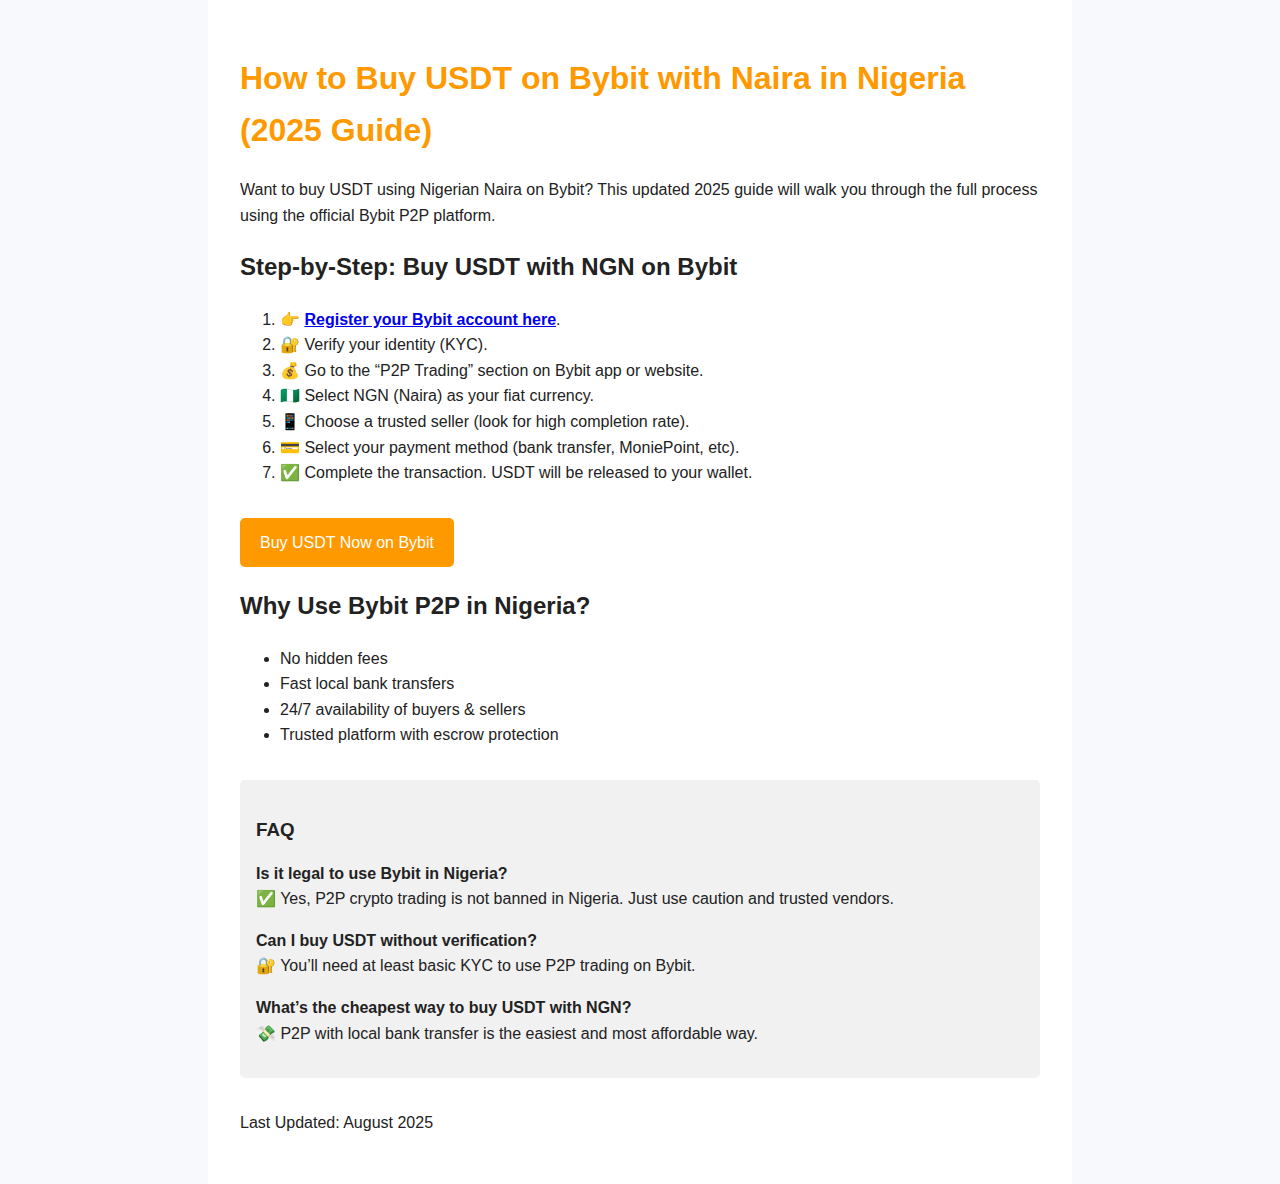
<file: index.html>
<!DOCTYPE html>
<html lang="en">
<head>
  <meta name="google-site-verification" content="nKTyWsGtk8qClTA76a4C5BNIJAf3w4aON7pgetA38ik" />
    <meta charset="UTF-8">
    <title>How to Buy USDT on Bybit with Naira in Nigeria (2025 Guide)</title>
    <meta name="description" content="Step-by-step guide on how to buy USDT using Naira on Bybit in Nigeria. Learn to use Bybit P2P safely and easily in 2025.">
    <meta name="viewport" content="width=device-width, initial-scale=1.0">
    <meta property="og:title" content="How to Buy USDT on Bybit with Naira in Nigeria (2025)">
    <meta property="og:description" content="Step-by-step guide to buying USDT with Naira on Bybit in Nigeria. Updated for 2025.">
    <meta property="og:type" content="website">
    <meta property="og:url" content="https://partner.bybit.com/b/adidas">
    <meta property="og:image" content="https://cryptologos.cc/logos/bybit-bybit-logo.png">
    <style>
        body {
            font-family: Arial, sans-serif;
            margin: 0;
            padding: 0;
            line-height: 1.6;
            background: #f7f9fc;
            color: #222;
        }
        .container {
            max-width: 800px;
            margin: auto;
            padding: 2rem;
            background: #fff;
        }
        h1 {
            color: #ff9900;
        }
        a.button {
            display: inline-block;
            background: #ff9900;
            color: white;
            padding: 0.75rem 1.25rem;
            text-decoration: none;
            border-radius: 5px;
            margin-top: 1rem;
        }
        .faq {
            margin-top: 2rem;
            background: #f1f1f1;
            padding: 1rem;
            border-radius: 5px;
        }
        .faq h3 {
            margin-bottom: 0.5rem;
        }
    </style>
</head>
<body>
    <div class="container">
        <h1>How to Buy USDT on Bybit with Naira in Nigeria (2025 Guide)</h1>
        <p>Want to buy USDT using Nigerian Naira on Bybit? This updated 2025 guide will walk you through the full process using the official Bybit P2P platform.</p>

        <h2>Step-by-Step: Buy USDT with NGN on Bybit</h2>
        <ol>
            <li>👉 <strong><a href="https://partner.bybit.com/b/adidas" target="_blank">Register your Bybit account here</a></strong>.</li>
            <li>🔐 Verify your identity (KYC).</li>
            <li>💰 Go to the “P2P Trading” section on Bybit app or website.</li>
            <li>🇳🇬 Select NGN (Naira) as your fiat currency.</li>
            <li>📱 Choose a trusted seller (look for high completion rate).</li>
            <li>💳 Select your payment method (bank transfer, MoniePoint, etc).</li>
            <li>✅ Complete the transaction. USDT will be released to your wallet.</li>
        </ol>

        <a href="https://partner.bybit.com/b/adidas" target="_blank" class="button">Buy USDT Now on Bybit</a>

        <h2>Why Use Bybit P2P in Nigeria?</h2>
        <ul>
            <li>No hidden fees</li>
            <li>Fast local bank transfers</li>
            <li>24/7 availability of buyers & sellers</li>
            <li>Trusted platform with escrow protection</li>
        </ul>

        <div class="faq">
            <h3>FAQ</h3>
            <p><strong>Is it legal to use Bybit in Nigeria?</strong><br>✅ Yes, P2P crypto trading is not banned in Nigeria. Just use caution and trusted vendors.</p>

            <p><strong>Can I buy USDT without verification?</strong><br>🔐 You’ll need at least basic KYC to use P2P trading on Bybit.</p>

            <p><strong>What’s the cheapest way to buy USDT with NGN?</strong><br>💸 P2P with local bank transfer is the easiest and most affordable way.</p>
        </div>

        <p style="margin-top:2rem;">Last Updated: August 2025</p>
    </div>
</body>
</html>
</file>
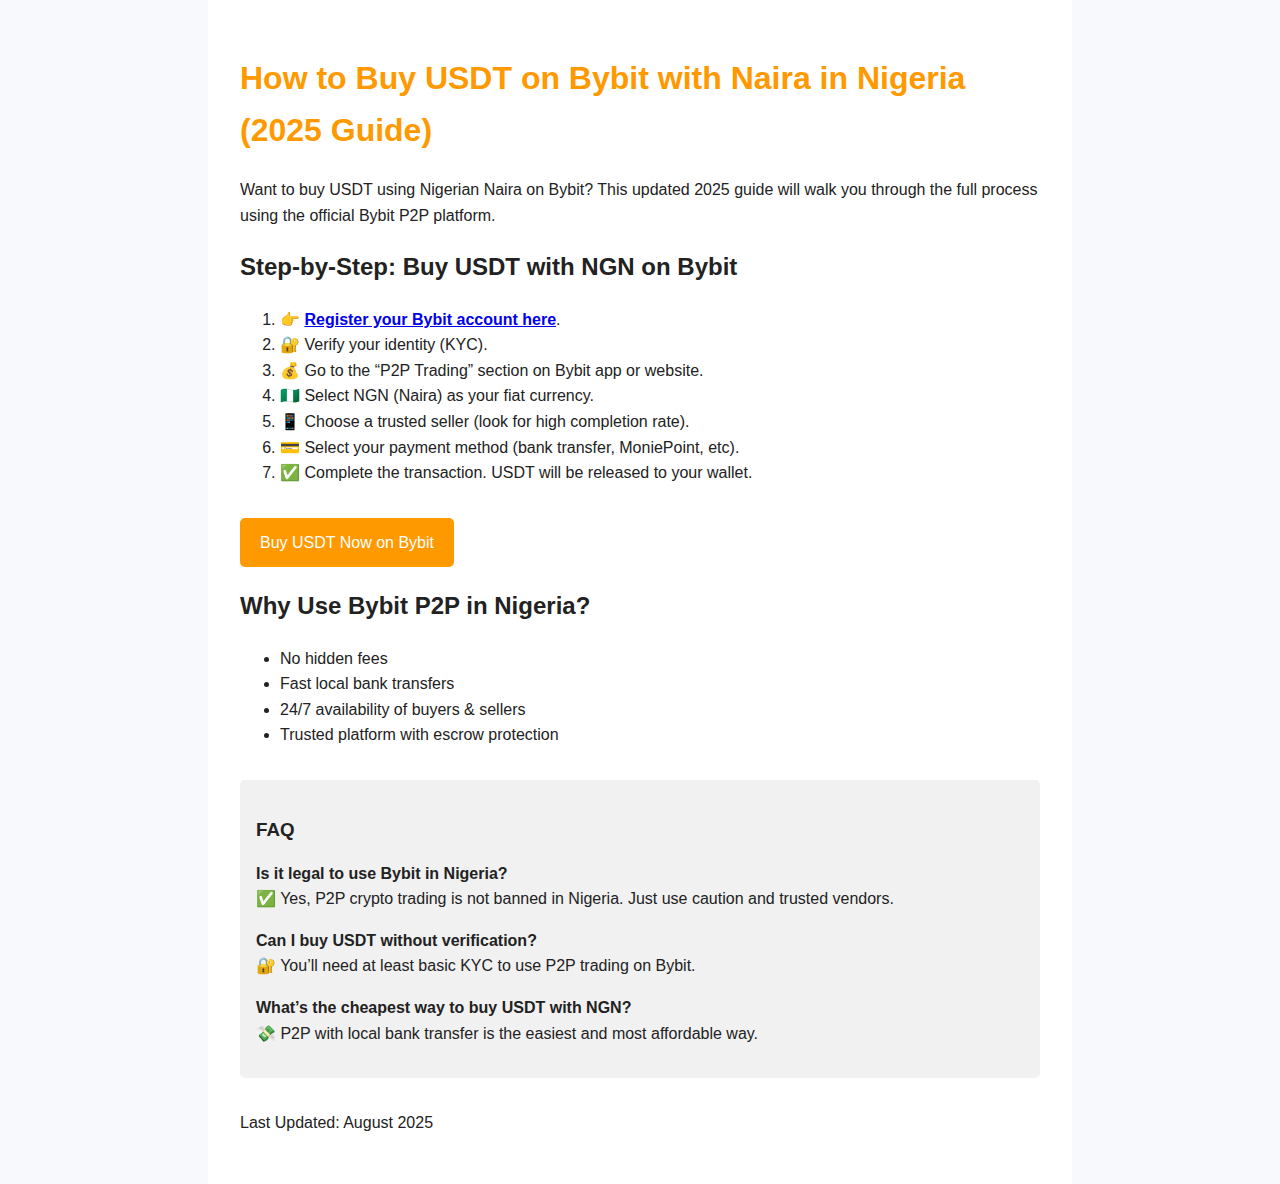
<file: index_verified.html>
<!DOCTYPE html>
<html lang="en">
<head>
  <meta name="google-site-verification" content="google9c064290aeada1ed" />
    <meta charset="UTF-8">
    <title>How to Buy USDT on Bybit with Naira in Nigeria (2025 Guide)</title>
    <meta name="description" content="Step-by-step guide on how to buy USDT using Naira on Bybit in Nigeria. Learn to use Bybit P2P safely and easily in 2025.">
    <meta name="viewport" content="width=device-width, initial-scale=1.0">
    <meta property="og:title" content="How to Buy USDT on Bybit with Naira in Nigeria (2025)">
    <meta property="og:description" content="Step-by-step guide to buying USDT with Naira on Bybit in Nigeria. Updated for 2025.">
    <meta property="og:type" content="website">
    <meta property="og:url" content="https://partner.bybit.com/b/adidas">
    <meta property="og:image" content="https://cryptologos.cc/logos/bybit-bybit-logo.png">
    <style>
        body {
            font-family: Arial, sans-serif;
            margin: 0;
            padding: 0;
            line-height: 1.6;
            background: #f7f9fc;
            color: #222;
        }
        .container {
            max-width: 800px;
            margin: auto;
            padding: 2rem;
            background: #fff;
        }
        h1 {
            color: #ff9900;
        }
        a.button {
            display: inline-block;
            background: #ff9900;
            color: white;
            padding: 0.75rem 1.25rem;
            text-decoration: none;
            border-radius: 5px;
            margin-top: 1rem;
        }
        .faq {
            margin-top: 2rem;
            background: #f1f1f1;
            padding: 1rem;
            border-radius: 5px;
        }
        .faq h3 {
            margin-bottom: 0.5rem;
        }
    </style>
</head>
<body>
    <div class="container">
        <h1>How to Buy USDT on Bybit with Naira in Nigeria (2025 Guide)</h1>
        <p>Want to buy USDT using Nigerian Naira on Bybit? This updated 2025 guide will walk you through the full process using the official Bybit P2P platform.</p>

        <h2>Step-by-Step: Buy USDT with NGN on Bybit</h2>
        <ol>
            <li>👉 <strong><a href="https://partner.bybit.com/b/adidas" target="_blank">Register your Bybit account here</a></strong>.</li>
            <li>🔐 Verify your identity (KYC).</li>
            <li>💰 Go to the “P2P Trading” section on Bybit app or website.</li>
            <li>🇳🇬 Select NGN (Naira) as your fiat currency.</li>
            <li>📱 Choose a trusted seller (look for high completion rate).</li>
            <li>💳 Select your payment method (bank transfer, MoniePoint, etc).</li>
            <li>✅ Complete the transaction. USDT will be released to your wallet.</li>
        </ol>

        <a href="https://partner.bybit.com/b/adidas" target="_blank" class="button">Buy USDT Now on Bybit</a>

        <h2>Why Use Bybit P2P in Nigeria?</h2>
        <ul>
            <li>No hidden fees</li>
            <li>Fast local bank transfers</li>
            <li>24/7 availability of buyers & sellers</li>
            <li>Trusted platform with escrow protection</li>
        </ul>

        <div class="faq">
            <h3>FAQ</h3>
            <p><strong>Is it legal to use Bybit in Nigeria?</strong><br>✅ Yes, P2P crypto trading is not banned in Nigeria. Just use caution and trusted vendors.</p>

            <p><strong>Can I buy USDT without verification?</strong><br>🔐 You’ll need at least basic KYC to use P2P trading on Bybit.</p>

            <p><strong>What’s the cheapest way to buy USDT with NGN?</strong><br>💸 P2P with local bank transfer is the easiest and most affordable way.</p>
        </div>

        <p style="margin-top:2rem;">Last Updated: August 2025</p>
    </div>
</body>
</html>
</file>
